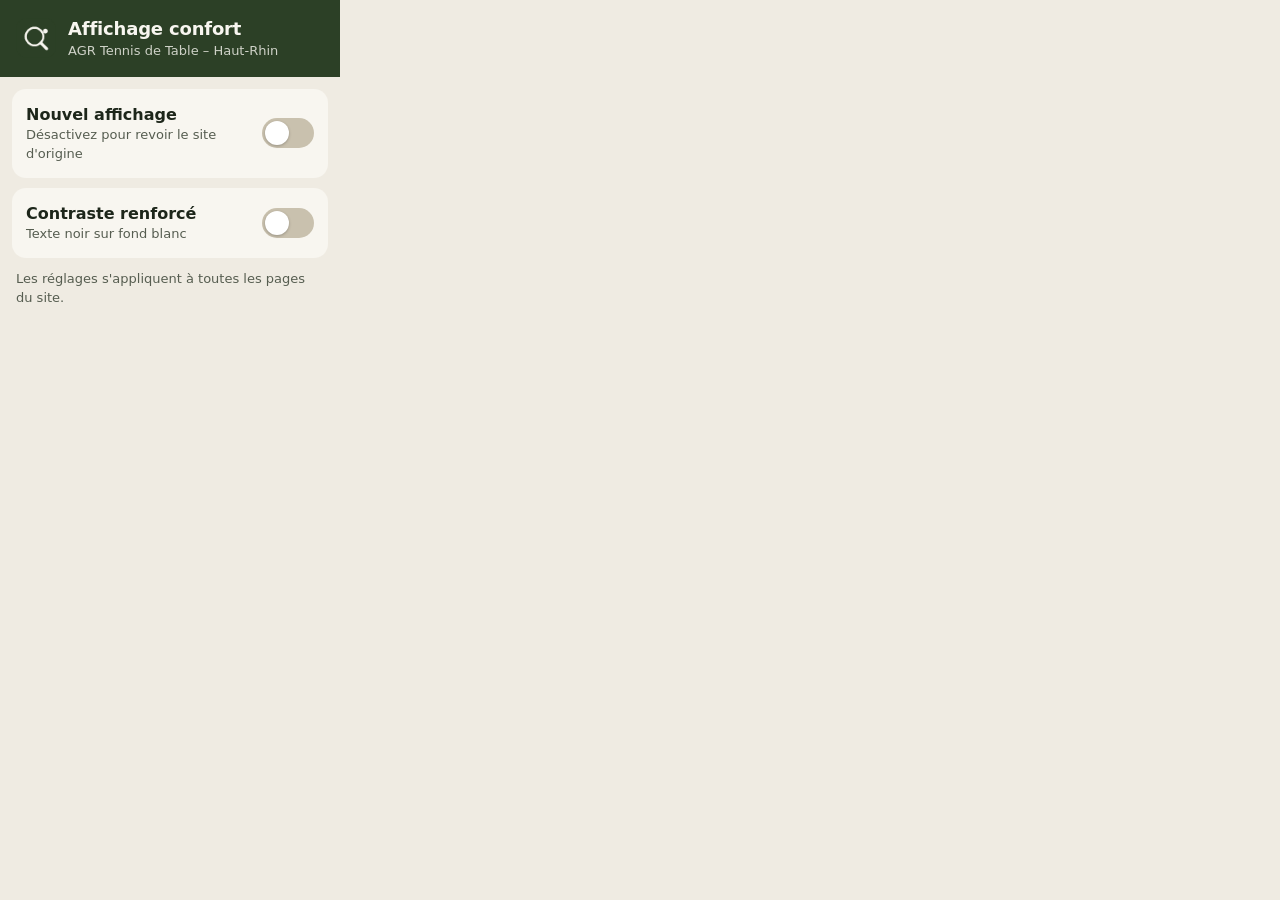
<file: extension/popup/popup.html>
<!doctype html>
<html lang="fr">
<head>
  <meta charset="utf-8">
  <title>Réglages d'affichage</title>
  <link rel="stylesheet" href="popup.css">
</head>
<body>
  <header class="head">
    <img src="../icons/icon48.png" alt="" width="40" height="40">
    <div>
      <h1>Affichage confort</h1>
      <p>AGR Tennis de Table – Haut-Rhin</p>
    </div>
  </header>

  <main>
    <label class="row switch-row">
      <span>
        <strong>Nouvel affichage</strong>
        <small>Désactivez pour revoir le site d'origine</small>
      </span>
      <input type="checkbox" id="enabled" role="switch">
      <span class="switch" aria-hidden="true"></span>
    </label>

    <label class="row switch-row" id="contrast-row">
      <span>
        <strong>Contraste renforcé</strong>
        <small>Texte noir sur fond blanc</small>
      </span>
      <input type="checkbox" id="contrast" role="switch">
      <span class="switch" aria-hidden="true"></span>
    </label>
  </main>

  <footer class="foot">Les réglages s'appliquent à toutes les pages du site.</footer>
  <script src="popup.js"></script>
</body>
</html>
</file>
<file: extension/popup/popup.css>
:root {
  --bg: #efebe2;
  --sand: #e5dfd2;
  --line: #d3ccbc;
  --green: #2c4026;
  --green-2: #3d5734;
  --ink: #1d261a;
  --muted: #565d50;
  --white: #f8f6f0;
  --focus: #c56a1b;
  color-scheme: light;
}
* { box-sizing: border-box; }
body {
  width: 340px;
  margin: 0;
  font: 16px/1.45 "Segoe UI", system-ui, -apple-system, Roboto, Arial, sans-serif;
  color: var(--ink);
  background: var(--bg);
}
.head {
  display: flex;
  align-items: center;
  gap: 12px;
  padding: 16px;
  background: var(--green);
  color: var(--white);
}
.head img { border-radius: 10px; }
.head h1 { margin: 0; font-size: 18px; font-weight: 600; letter-spacing: -.01em; }
.head p { margin: 0; font-size: 13px; color: rgba(248, 246, 240, .8); }
main { padding: 12px; display: grid; gap: 10px; }
.row {
  margin: 0;
  padding: 14px;
  background: var(--white);
  border: 0;
  border-radius: 14px;
}
.row small { display: block; color: var(--muted); font-size: 13px; }
fieldset.row { min-width: 0; }
legend { float: left; width: 100%; margin-bottom: 10px; padding: 0; }

.switch-row { display: flex; align-items: center; gap: 12px; cursor: pointer; }
.switch-row > span:first-child { flex: 1; }
.switch-row input { position: absolute; opacity: 0; pointer-events: none; }
.switch {
  position: relative;
  flex: none;
  width: 52px;
  height: 30px;
  border-radius: 999px;
  background: var(--sand-2, #c9c1ae);
  transition: background .15s;
}
.switch::after {
  content: "";
  position: absolute;
  top: 3px;
  left: 3px;
  width: 24px;
  height: 24px;
  border-radius: 50%;
  background: #fff;
  box-shadow: 0 1px 3px rgba(0, 0, 0, .25);
  transition: transform .15s;
}
.switch-row input:checked + .switch { background: var(--green); }
.switch-row input:checked + .switch::after { transform: translateX(22px); }
.switch-row input:focus-visible + .switch { outline: 3px solid var(--focus); outline-offset: 2px; }

body.off #contrast-row { opacity: .45; pointer-events: none; }

.foot { padding: 0 16px 14px; font-size: 13px; color: var(--muted); }
</file>
